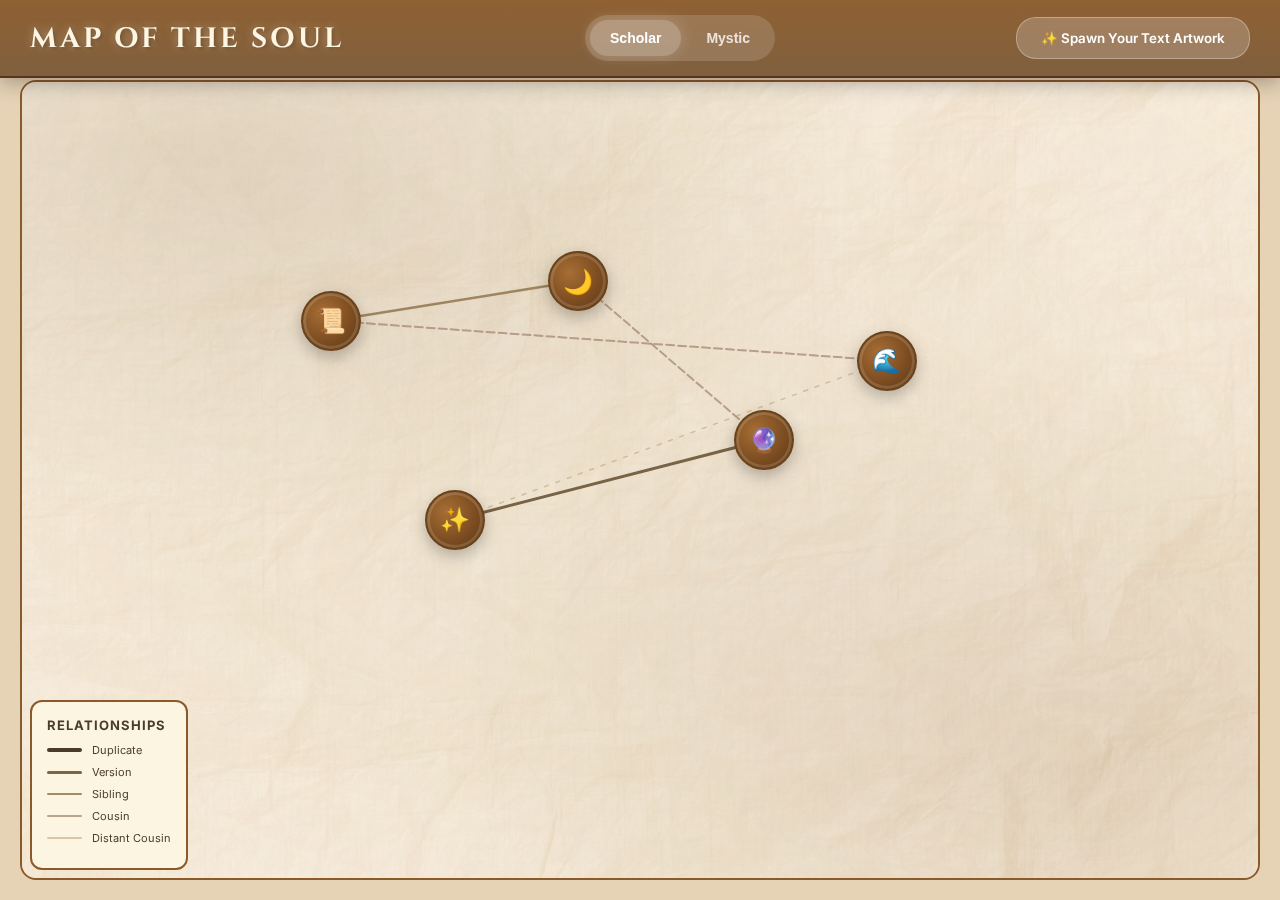
<file: frontend/index.html>
<!DOCTYPE html>
<html lang="en">

<head>
  <meta charset="UTF-8" />
  <meta name="viewport" content="width=device-width, initial-scale=1.0" />
  <title>Map of the Soul - AO Hackathon</title>
  <link rel="stylesheet"
    href="https://fonts.googleapis.com/css2?family=Cinzel:wght@400;700&family=Playfair+Display:wght@400;700&family=Inter:wght@300;400;500&display=swap">
  <link rel="stylesheet" href="styles.css">
  <script src="script.js"></script> 
</head>

<body class="scholar">
  <!-- Header -->
  <div class="header">
    <div class="header-content">
      <div class="title">MAP OF THE SOUL</div>
      <div class="mode-switcher">
        <button class="mode-btn active" data-mode="scholar">Scholar</button>
        <button class="mode-btn" data-mode="mystic">Mystic</button>
      </div>
      <button class="upload-btn" onclick="openUploadModal()">✨ Spawn Your Text Artwork</button>
    </div>
  </div>

  <!-- Main canvas -->
  <div class="canvas">
    <div id="mapContainer" class="map-container">
      <svg class="connections-svg" id="connectionsSvg"></svg>
      <!-- Nodes get injected here -->
    </div>
  </div>

  <!-- Legend -->
  <div class="legend">
    <div class="legend-title">Relationships</div>
    <div id="legendContent"></div>
  </div>

  <!-- Artwork detail modal -->
  <div class="modal-overlay" id="artworkModal">
    <div class="modal">
      <div class="modal-header">
        <h2 id="artworkTitle">Artwork Title</h2>
        <button class="close-btn" onclick="closeArtworkModal()">Close</button>
      </div>
      <div class="modal-tabs">
        <button class="tab-btn active" data-tab="text">Text Artwork</button>
        <button class="tab-btn" data-tab="analysis">AI Analysis</button>
      </div>
      <div class="modal-content">
        <div id="textTab" class="tab-content">
          <div class="artwork-text" id="artworkText"></div>
          <div class="metadata-box">
            <p><strong>Title:</strong> <span id="artworkTitleMeta">-</span></p>
            <p><strong>Wallet:</strong> <span id="walletAddress">0x...</span></p>
            <p><strong>Upload Date:</strong> <span id="uploadDate">-</span></p>
            <p><strong>Agent PID:</strong> <code id="agentPid">-</code></p>
            <p><strong>Arweave TX:</strong> <code id="arweaveTx">-</code></p>
          </div>
        </div>
        <div id="analysisTab" class="tab-content" style="display: none;">
          <div id="analysisContent"></div>
        </div>
      </div>
    </div>
  </div>

  <!-- Comparison modal -->
  <div class="modal-overlay" id="comparisonModal">
    <div class="modal">
      <div class="modal-header">
        <h2>Relationship Analysis</h2>
        <button class="close-btn" onclick="closeComparisonModal()">Close</button>
      </div>
      <div class="modal-tabs">
        <button class="tab-btn active" data-tab="comparison">Agent Discussion</button>
        <button class="tab-btn" data-tab="artwork1">First Artwork</button>
        <button class="tab-btn" data-tab="artwork2">Second Artwork</button>
      </div>
      <div class="modal-content">
        <div id="comparisonTab" class="tab-content">
          <div id="comparisonContent"></div>
        </div>
        <div id="artwork1Tab" class="tab-content" style="display: none;">
          <div class="artwork-text" id="artwork1Text"></div>
        </div>
        <div id="artwork2Tab" class="tab-content" style="display: none;">
          <div class="artwork-text" id="artwork2Text"></div>
        </div>
      </div>
    </div>
  </div>

  <!-- Upload modal -->
  <div class="modal-overlay" id="uploadModal">
    <div class="modal">
      <div class="modal-header">
        <h2>Spawn Your Text Artwork</h2>
        <button class="close-btn" onclick="closeUploadModal()">Close</button>
      </div>
      <div class="modal-content">
        <form onsubmit="handleUpload(event)">
          <div class="form-group">
            <label class="form-label">Artwork Title</label>
            <input type="text" class="form-input" id="titleInput" placeholder="Enter a title for your artwork" required>
          </div>
          <div class="form-group">
            <label class="form-label">Your Text Artwork</label>
            <textarea class="form-textarea" id="artworkInput" placeholder="Enter your text artwork here..."
              required></textarea>
          </div>
          <div class="form-group">
            <label class="form-label">Choose Your Icon</label>
            <div class="icon-grid" id="iconGrid"></div>
          </div>
          <button type="submit" class="submit-btn">🚀 Spawn Art Agent</button>
        </form>
      </div>
    </div>
  </div>
</body>

</html>
</file>
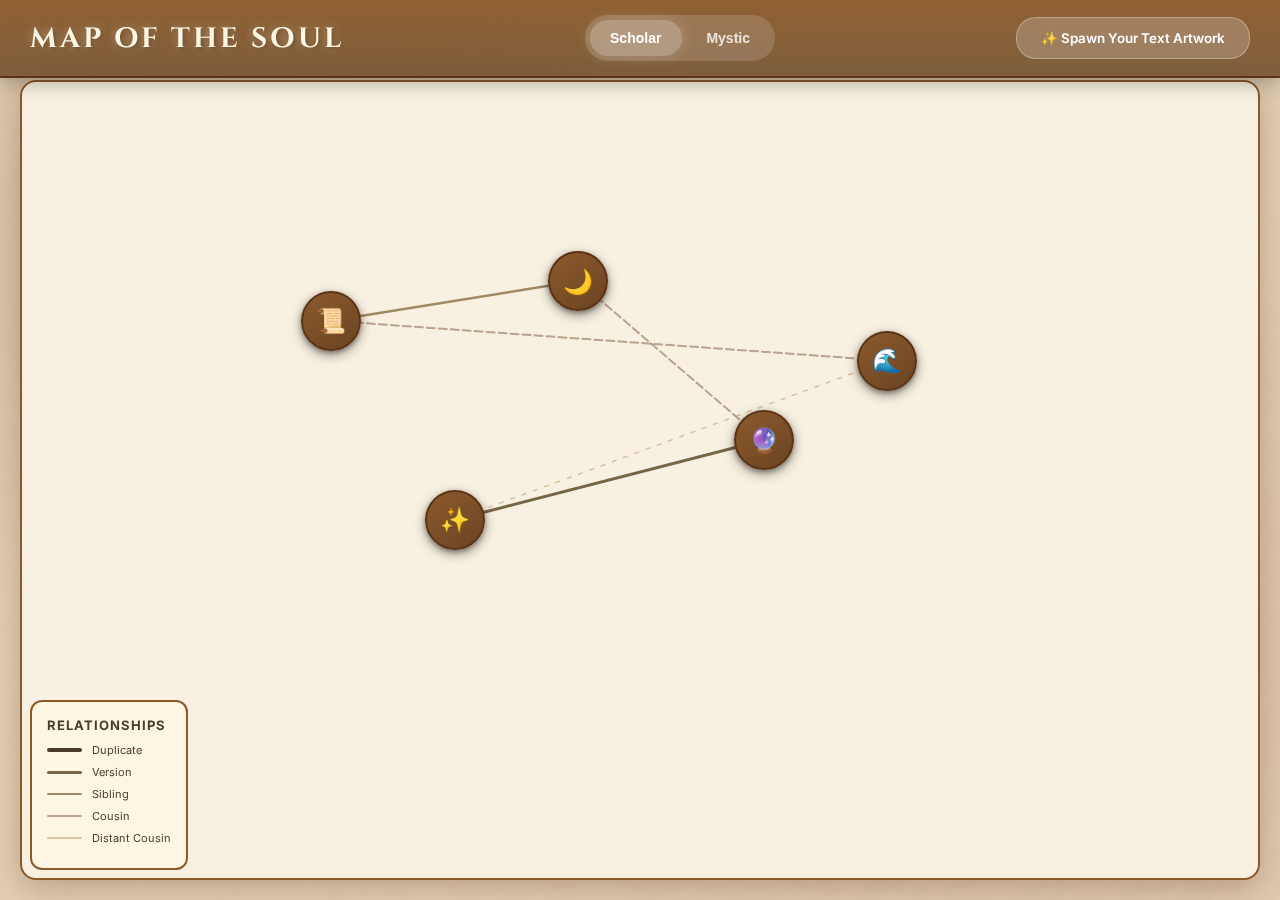
<file: dummy_ui_example.html>
<!DOCTYPE html>
<html lang="en">
<head>
    <meta charset="UTF-8">
    <meta name="viewport" content="width=device-width, initial-scale=1.0">
    <title>Map of the Soul - AO Hackathon</title>
    <link rel="stylesheet" href="https://fonts.googleapis.com/css2?family=Cinzel:wght@400;700&family=Playfair+Display:wght@400;700&family=Inter:wght@300;400;500&display=swap">
    <style>
        * {
            margin: 0;
            padding: 0;
            box-sizing: border-box;
        }

        body {
            font-family: 'Inter', sans-serif;
            overflow: hidden;
            position: relative;
            transition: all 0.8s ease;
            height: 100vh;
            color: #333;
        }

        /* SCHOLAR MODE - Ancient Manuscript/Parchment */
        body.scholar {
            background: #e6d2b5;
            color: #4a3c28;
        }

        body.scholar::before {
            content: '';
            position: fixed;
            inset: 0;
            background: 
                url('data:image/svg+xml,<svg xmlns="http://www.w3.org/2000/svg" width="400" height="400"><defs><filter id="paper"><feTurbulence type="fractalNoise" baseFrequency="0.03" numOctaves="5" result="noise"/><feDiffuseLighting in="noise" lighting-color="white" surfaceScale="1"><feDistantLight azimuth="45" elevation="60"/></feDiffuseLighting></filter></defs><rect width="400" height="400" filter="url(%23paper)" opacity="0.3"/></svg>'),
                radial-gradient(ellipse at 20% 30%, rgba(139, 90, 43, 0.3), transparent 40%),
                radial-gradient(ellipse at 80% 70%, rgba(160, 82, 45, 0.2), transparent 50%);
            opacity: 0.7;
            mix-blend-mode: multiply;
            pointer-events: none;
            z-index: -1;
        }

        .scholar .canvas {
            background: #f8f0e0;
            border: 2px solid #8b5a2b;
            box-shadow: 0 8px 32px rgba(92, 51, 23, 0.3);
        }

        .scholar .node-inner {
            background: linear-gradient(145deg, #8b5a2b, #6b4423);
            border: 2px solid #5c3317;
            color: #fdf6e3;
            box-shadow: 
                0 4px 12px rgba(0, 0, 0, 0.4),
                0 2px 4px rgba(0, 0, 0, 0.3);
            font-weight: bold;
        }

        .scholar .header {
            background: linear-gradient(180deg, rgba(139, 90, 43, 0.95) 0%, rgba(101, 67, 33, 0.8) 100%);
            color: #fdf6e3;
            box-shadow: 0 4px 20px rgba(0, 0, 0, 0.3);
            border-bottom: 2px solid #5c3317;
        }

        .scholar .title {
            color: #fdf6e3;
            font-family: 'Cinzel', serif;
            text-shadow: 
                2px 2px 4px rgba(101, 67, 33, 0.8),
                0 0 10px rgba(253, 246, 227, 0.4);
            letter-spacing: 3px;
        }

        /* Scholar connection styles */
        .scholar .duplicate { stroke: #4a3c28; stroke-width: 4; opacity: 1; }
        .scholar .version { stroke: #6b5637; stroke-width: 3; opacity: 0.9; }
        .scholar .sibling { stroke: #8b6f47; stroke-width: 2.5; opacity: 0.8; }
        .scholar .cousin { stroke: #a0826d; stroke-width: 2; stroke-dasharray: 8,4; opacity: 0.7; }
        .scholar .distant-cousin { stroke: #b8956a; stroke-width: 1.5; stroke-dasharray: 4,8; opacity: 0.5; }

        /* MYSTIC MODE - Galaxy Spiritual */
        body.mystic {
            background: linear-gradient(135deg, #0c0c1f 0%, #1a1a3a 50%, #0c0c1f 100%);
            color: #d1c4ff;
        }

        body.mystic::before {
            content: '';
            position: fixed;
            inset: 0;
            background-image: 
                radial-gradient(circle at 10% 20%, rgba(138, 143, 255, 0.5) 0%, transparent 15%),
                radial-gradient(circle at 90% 80%, rgba(255, 209, 220, 0.4) 0%, transparent 15%),
                radial-gradient(circle at 50% 50%, rgba(209, 196, 255, 0.3) 0%, transparent 20%);
            background-size: 100% 100%;
            animation: cosmicDrift 40s ease-in-out infinite;
            pointer-events: none;
            z-index: -1;
        }

        @keyframes cosmicDrift {
            0%, 100% { opacity: 0.6; transform: scale(1) rotate(0deg); }
            33% { opacity: 0.8; transform: scale(1.05) rotate(1deg); }
            66% { opacity: 0.7; transform: scale(0.95) rotate(-1deg); }
        }

        .mystic .canvas {
            background: rgba(26, 26, 46, 0.7);
            backdrop-filter: blur(5px);
            border: 1px solid rgba(138, 143, 255, 0.3);
            box-shadow: 
                0 0 40px rgba(138, 143, 255, 0.15),
                inset 0 0 30px rgba(16, 33, 62, 0.2);
        }

        .mystic .node-inner {
            background: radial-gradient(circle at 30% 30%, #8a8fff 0%, #6b5b95 50%, #3d3d6b 100%);
            border: 1px solid rgba(209, 196, 255, 0.5);
            color: #f0e6ff;
            box-shadow: 
                0 0 20px rgba(138, 143, 255, 0.5),
                0 0 10px rgba(209, 196, 255, 0.3),
                inset 0 0 10px rgba(255, 255, 255, 0.2);
            animation: spiritualGlow 6s ease-in-out infinite;
        }

        @keyframes spiritualGlow {
            0%, 100% { 
                transform: scale(1); 
                box-shadow: 
                    0 0 20px rgba(138, 143, 255, 0.5),
                    0 0 10px rgba(209, 196, 255, 0.3),
                    inset 0 0 10px rgba(255, 255, 255, 0.2);
            }
            50% { 
                transform: scale(1.05); 
                box-shadow: 
                    0 0 25px rgba(138, 143, 255, 0.7),
                    0 0 15px rgba(209, 196, 255, 0.4),
                    inset 0 0 15px rgba(255, 255, 255, 0.3);
            }
        }

        .mystic .header {
            background: linear-gradient(180deg, rgba(26, 26, 46, 0.95) 0%, rgba(15, 52, 96, 0.7) 100%);
            color: #d1c4ff;
            box-shadow: 0 4px 15px rgba(138, 143, 255, 0.3);
            border-bottom: 1px solid rgba(138, 143, 255, 0.3);
        }

        .mystic .title {
            color: #d1c4ff;
            text-shadow: 
                0 0 20px rgba(209, 196, 255, 0.6),
                0 0 40px rgba(138, 143, 255, 0.4);
            letter-spacing: 4px;
            font-weight: 300;
        }

        /* Common styles */
        .header {
            position: fixed;
            top: 0;
            left: 0;
            right: 0;
            padding: 15px 30px;
            z-index: 1000;
            transition: all 0.8s ease;
        }

        .header-content {
            display: flex;
            justify-content: space-between;
            align-items: center;
            max-width: 1400px;
            margin: 0 auto;
        }

        .title {
            font-size: 28px;
            font-weight: bold;
            transition: all 0.8s ease;
        }

        .mode-switcher {
            display: flex;
            gap: 5px;
            background: rgba(255,255,255,0.15);
            padding: 5px;
            border-radius: 25px;
            backdrop-filter: blur(10px);
        }

        .mode-btn {
            padding: 10px 20px;
            border: none;
            background: transparent;
            cursor: pointer;
            border-radius: 20px;
            transition: all 0.3s ease;
            font-size: 14px;
            font-weight: 600;
            color: rgba(255,255,255,0.8);
        }

        .mode-btn.active {
            background: rgba(255,255,255,0.25);
            color: white;
            box-shadow: 0 0 15px rgba(255,255,255,0.2);
        }

        .upload-btn {
            padding: 12px 24px;
            background: rgba(255,255,255,0.2);
            backdrop-filter: blur(10px);
            border: 1px solid rgba(255,255,255,0.3);
            border-radius: 20px;
            color: white;
            cursor: pointer;
            font-weight: 600;
            transition: all 0.3s ease;
            font-family: 'Inter', sans-serif;
        }

        .upload-btn:hover {
            transform: translateY(-2px);
            background: rgba(255,255,255,0.3);
            box-shadow: 0 4px 15px rgba(255,255,255,0.2);
        }

        .canvas {
            position: fixed;
            top: 80px;
            left: 20px;
            right: 20px;
            bottom: 20px;
            border-radius: 16px;
            overflow: hidden;
            transition: all 0.8s ease;
        }

        .map-container {
            position: relative;
            width: 100%;
            height: 100%;
            min-width: 100%;
            min-height: 100%;
        }

        .connections-svg {
            position: absolute;
            top: 0;
            left: 0;
            width: 100%;
            height: 100%;
            pointer-events: none;
            z-index: 2;
        }

        .connection-line {
            stroke-linecap: round;
            transition: all 0.3s ease;
            cursor: pointer;
            pointer-events: stroke;
        }

        .connection-line:hover {
            stroke-width: 6 !important;
            opacity: 1 !important;
        }

        .node {
            position: absolute;
            width: 60px;
            height: 60px;
            transform: translate(-50%, -50%);
            cursor: pointer;
            transition: transform 0.3s ease;
            z-index: 10;
        }

        .node:hover {
            transform: translate(-50%, -50%) scale(1.2);
            z-index: 20;
        }

        .node:hover .node-label {
            opacity: 1;
            transform: translate(-50%, 0);
        }

        .node-inner {
            width: 100%;
            height: 100%;
            border-radius: 50%;
            display: flex;
            align-items: center;
            justify-content: center;
            font-size: 24px;
            transition: all 0.3s ease;
        }

        .node-label {
            position: absolute;
            bottom: -40px;
            left: 50%;
            transform: translate(-50%, 10px);
            font-size: 12px;
            white-space: nowrap;
            background: rgba(0,0,0,0.8);
            color: white;
            padding: 5px 12px;
            border-radius: 15px;
            opacity: 0;
            transition: all 0.3s ease;
            pointer-events: none;
            z-index: 15;
            font-family: 'Inter', sans-serif;
            font-weight: 500;
        }

        /* Modal styles */
        .modal-overlay {
            position: fixed;
            inset: 0;
            background: rgba(0,0,0,0.8);
            backdrop-filter: blur(5px);
            display: none;
            align-items: center;
            justify-content: center;
            z-index: 2000;
            padding: 20px;
        }

        .modal-overlay.active {
            display: flex;
        }

        .modal {
            border-radius: 16px;
            width: 90%;
            max-width: 800px;
            max-height: 90vh;
            overflow: hidden;
            box-shadow: 0 20px 60px rgba(0,0,0,0.5);
            transition: all 0.8s ease;
        }

        .scholar .modal {
            background: linear-gradient(135deg, #fdf6e3 0%, #f5e6d3 100%);
            border: 2px solid #8b5a2b;
        }

        .mystic .modal {
            background: linear-gradient(135deg, #1a1a2e 0%, #16213e 100%);
            border: 1px solid rgba(138, 143, 255, 0.3);
        }

        .modal-header {
            padding: 20px;
            color: white;
            display: flex;
            justify-content: space-between;
            align-items: center;
        }

        .scholar .modal-header {
            background: linear-gradient(135deg, #8b6f47 0%, #6b5637 100%);
            border-bottom: 2px solid #5c3317;
        }

        .mystic .modal-header {
            background: linear-gradient(135deg, #3d3d6b 0%, #6b5b95 100%);
            border-bottom: 1px solid rgba(138, 143, 255, 0.3);
        }

        .modal-tabs {
            display: flex;
            gap: 0;
            border-bottom: 1px solid #ddd;
        }

        .scholar .modal-tabs {
            background: #e8dcbe;
        }

        .mystic .modal-tabs {
            background: rgba(26, 26, 46, 0.9);
        }

        .tab-btn {
            flex: 1;
            padding: 12px;
            background: transparent;
            border: none;
            cursor: pointer;
            border-bottom: 3px solid transparent;
            transition: all 0.3s ease;
            font-weight: 600;
            font-family: 'Inter', sans-serif;
        }

        .scholar .tab-btn {
            color: #5c3317;
        }

        .mystic .tab-btn {
            color: #b8a3d1;
        }

        .scholar .tab-btn.active {
            color: #4a3c28;
            border-bottom-color: #8b5a2b;
            background: #fdf6e3;
        }

        .mystic .tab-btn.active {
            color: #8a8fff;
            border-bottom-color: #8a8fff;
            background: rgba(26, 26, 46, 0.9);
        }

        .modal-content {
            padding: 25px;
            height: 400px;
            overflow-y: auto;
        }

        .scholar .modal-content {
            background: white;
            color: #4a3c28;
        }

        .mystic .modal-content {
            background: rgba(26, 26, 46, 0.95);
            color: #d1c4ff;
        }

        .artwork-text {
            font-family: 'Playfair Display', serif;
            line-height: 1.8;
            white-space: pre-wrap;
            padding: 20px;
            border-radius: 10px;
            border-left: 4px solid;
            margin-bottom: 20px;
        }

        .scholar .artwork-text {
            background: #f9f9f9;
            color: #333;
            border-left-color: #8b5a2b;
        }

        .mystic .artwork-text {
            background: rgba(16, 33, 62, 0.4);
            color: #d1c4ff;
            border-left-color: #8a8fff;
        }

        .metadata-box {
            margin-top: 20px;
            padding: 20px;
            border-radius: 10px;
        }

        .scholar .metadata-box {
            background: #f5f5f5;
        }

        .mystic .metadata-box {
            background: rgba(16, 33, 62, 0.3);
        }

        .metadata-box p {
            font-size: 13px;
            line-height: 1.8;
            margin: 5px 0;
        }

        .scholar .metadata-box p {
            color: #666;
        }

        .mystic .metadata-box p {
            color: #b8a3d1;
        }

        .analysis-section {
            margin-bottom: 20px;
            padding: 20px;
            border-radius: 12px;
            border-left: 4px solid;
        }

        .scholar .analysis-section {
            background: #f8f9fa;
            border-left-color: #8b5a2b;
        }

        .mystic .analysis-section {
            background: rgba(16, 33, 62, 0.3);
            border-left-color: #8a8fff;
        }

        .analysis-section h3 {
            margin: 0 0 12px 0;
            font-size: 16px;
            font-weight: bold;
        }

        .scholar .analysis-section h3 {
            color: #333;
        }

        .mystic .analysis-section h3 {
            color: #d1c4ff;
        }

        .analysis-section p {
            line-height: 1.6;
            margin: 10px 0;
        }

        .scholar .analysis-section p {
            color: #555;
        }

        .mystic .analysis-section p {
            color: #b8a3d1;
        }

        .tag-container {
            display: flex;
            flex-wrap: wrap;
            gap: 8px;
            margin: 15px 0;
        }

        .tag {
            padding: 6px 12px;
            border-radius: 20px;
            font-size: 12px;
        }

        .scholar .tag {
            background: rgba(139, 90, 43, 0.1);
            border: 1px solid rgba(139, 90, 43, 0.3);
            color: #5c3317;
        }

        .mystic .tag {
            background: rgba(138, 143, 255, 0.15);
            border: 1px solid rgba(138, 143, 255, 0.4);
            color: #d1c4ff;
        }

        .score-bar {
            height: 10px;
            background: #e0e0e0;
            border-radius: 5px;
            margin-top: 10px;
            overflow: hidden;
        }

        .score-fill {
            height: 100%;
            background: linear-gradient(90deg, #667eea 0%, #764ba2 100%);
            transition: width 1s ease;
            border-radius: 5px;
        }

        .close-btn {
            background: rgba(255,255,255,0.2);
            border: 1px solid white;
            color: white;
            padding: 8px 16px;
            border-radius: 20px;
            cursor: pointer;
            font-weight: 600;
            transition: all 0.3s ease;
            font-family: 'Inter', sans-serif;
        }

        .close-btn:hover {
            background: rgba(255,255,255,0.3);
            transform: translateY(-2px);
        }

        /* Upload form styles */
        .form-group {
            margin-bottom: 20px;
        }

        .form-label {
            display: block;
            margin-bottom: 8px;
            font-weight: 600;
        }

        .scholar .form-label {
            color: #4a3c28;
        }

        .mystic .form-label {
            color: #d1c4ff;
        }

        .form-input,
        .form-textarea {
            width: 100%;
            padding: 12px;
            border: 2px solid #e0e0e0;
            border-radius: 10px;
            font-family: inherit;
            transition: border-color 0.3s ease;
        }

        .form-textarea {
            resize: vertical;
            min-height: 120px;
        }

        .form-input:focus,
        .form-textarea:focus {
            outline: none;
            border-color: #667eea;
        }

        .icon-grid {
            display: grid;
            grid-template-columns: repeat(auto-fill, minmax(50px, 1fr));
            gap: 8px;
            max-height: 200px;
            overflow-y: auto;
            padding: 10px;
            border-radius: 10px;
        }

        .scholar .icon-grid {
            background: #f5f5f5;
        }

        .mystic .icon-grid {
            background: rgba(16, 33, 62, 0.3);
        }

        .icon-choice {
            aspect-ratio: 1;
            background: white;
            border: 2px solid #e0e0e0;
            border-radius: 10px;
            cursor: pointer;
            display: flex;
            align-items: center;
            justify-content: center;
            font-size: 24px;
            transition: all 0.3s ease;
        }

        .icon-choice:hover {
            transform: scale(1.1);
            border-color: #667eea;
        }

        .icon-choice.selected {
            border-color: #667eea;
            background: linear-gradient(135deg, rgba(102,126,234,0.1) 0%, rgba(118,75,162,0.1) 100%);
            transform: scale(1.1);
        }

        .submit-btn {
            width: 100%;
            padding: 15px;
            background: linear-gradient(135deg, #667eea 0%, #764ba2 100%);
            border: none;
            border-radius: 25px;
            color: white;
            font-weight: bold;
            font-size: 16px;
            cursor: pointer;
            transition: transform 0.3s ease;
        }

        .submit-btn:hover {
            transform: translateY(-2px);
        }

        /* Legend */
        .legend {
            position: fixed;
            bottom: 30px;
            left: 30px;
            padding: 15px;
            border-radius: 12px;
            font-size: 12px;
            transition: all 0.8s ease;
            max-width: 200px;
            z-index: 100;
            backdrop-filter: blur(10px);
        }

        .scholar .legend {
            background: rgba(253, 246, 227, 0.9);
            border: 2px solid #8b5a2b;
            color: #4a3c28;
        }

        .mystic .legend {
            background: rgba(26, 26, 46, 0.85);
            border: 1px solid rgba(138, 143, 255, 0.3);
            color: #d1c4ff;
        }

        .legend-title {
            font-weight: bold;
            margin-bottom: 10px;
            font-size: 13px;
            text-transform: uppercase;
            letter-spacing: 1px;
        }

        .legend-item {
            display: flex;
            align-items: center;
            gap: 10px;
            margin-bottom: 8px;
        }

        .legend-line {
            width: 35px;
            height: 3px;
            border-radius: 2px;
        }

        /* Responsive adjustments */
        @media (max-width: 768px) {
            .header {
                padding: 10px 15px;
            }
            
            .title {
                font-size: 20px;
            }
            
            .mode-btn {
                padding: 8px 15px;
                font-size: 12px;
            }
            
            .upload-btn {
                padding: 8px 16px;
                font-size: 14px;
            }
            
            .canvas {
                top: 70px;
                left: 10px;
                right: 10px;
                bottom: 10px;
            }
            
            .legend {
                bottom: 20px;
                left: 20px;
                padding: 10px;
                max-width: 160px;
            }
        }
    </style>
</head>
<body class="scholar">
    <!-- Header -->
    <div class="header">
        <div class="header-content">
            <div class="title">MAP OF THE SOUL</div>
            <div class="mode-switcher">
                <button class="mode-btn active" data-mode="scholar">Scholar</button>
                <button class="mode-btn" data-mode="mystic">Mystic</button>
            </div>
            <button class="upload-btn" onclick="openUploadModal()">✨ Spawn Your Text Artwork</button>
        </div>
    </div>

    <!-- Main canvas -->
    <div class="canvas">
        <div id="mapContainer" class="map-container">
            <svg class="connections-svg" id="connectionsSvg"></svg>
            <!-- Nodes will be dynamically added here -->
        </div>
    </div>

    <!-- Legend -->
    <div class="legend">
        <div class="legend-title">Relationships</div>
        <div id="legendContent"></div>
    </div>

    <!-- Artwork detail modal -->
    <div class="modal-overlay" id="artworkModal">
        <div class="modal">
            <div class="modal-header">
                <h2 id="artworkTitle">Artwork Title</h2>
                <button class="close-btn" onclick="closeArtworkModal()">Close</button>
            </div>
            <div class="modal-tabs">
                <button class="tab-btn active" data-tab="text">Text Artwork</button>
                <button class="tab-btn" data-tab="analysis">AI Analysis</button>
            </div>
            <div class="modal-content">
                <div id="textTab" class="tab-content">
                    <div class="artwork-text" id="artworkText"></div>
                    <div class="metadata-box">
                        <p><strong>Title:</strong> <span id="artworkTitleMeta">-</span></p>
                        <p><strong>Wallet:</strong> <span id="walletAddress">0x...</span></p>
                        <p><strong>Upload Date:</strong> <span id="uploadDate">-</span></p>
                        <p><strong>Agent PID:</strong> <code id="agentPid">-</code></p>
                        <p><strong>Arweave TX:</strong> <code id="arweaveTx">-</code></p>
                    </div>
                </div>
                <div id="analysisTab" class="tab-content" style="display: none;">
                    <div id="analysisContent"></div>
                </div>
            </div>
        </div>
    </div>

    <!-- Comparison modal -->
    <div class="modal-overlay" id="comparisonModal">
        <div class="modal">
            <div class="modal-header">
                <h2>Relationship Analysis</h2>
                <button class="close-btn" onclick="closeComparisonModal()">Close</button>
            </div>
            <div class="modal-tabs">
                <button class="tab-btn active" data-tab="comparison">Agent Discussion</button>
                <button class="tab-btn" data-tab="artwork1">First Artwork</button>
                <button class="tab-btn" data-tab="artwork2">Second Artwork</button>
            </div>
            <div class="modal-content">
                <div id="comparisonTab" class="tab-content">
                    <div id="comparisonContent"></div>
                </div>
                <div id="artwork1Tab" class="tab-content" style="display: none;">
                    <div class="artwork-text" id="artwork1Text"></div>
                </div>
                <div id="artwork2Tab" class="tab-content" style="display: none;">
                    <div class="artwork-text" id="artwork2Text"></div>
                </div>
            </div>
        </div>
    </div>

    <!-- Upload modal -->
    <div class="modal-overlay" id="uploadModal">
        <div class="modal">
            <div class="modal-header">
                <h2>Spawn Your Text Artwork</h2>
                <button class="close-btn" onclick="closeUploadModal()">Close</button>
            </div>
            <div class="modal-content">
                <form onsubmit="handleUpload(event)">
                    <div class="form-group">
                        <label class="form-label">Artwork Title</label>
                        <input type="text" class="form-input" id="titleInput" placeholder="Enter a title for your artwork" required>
                    </div>
                    <div class="form-group">
                        <label class="form-label">Your Text Artwork</label>
                        <textarea class="form-textarea" id="artworkInput" placeholder="Enter your text artwork here..." required></textarea>
                    </div>
                    <div class="form-group">
                        <label class="form-label">Choose Your Icon</label>
                        <div class="icon-grid" id="iconGrid"></div>
                    </div>
                    <button type="submit" class="submit-btn">🚀 Spawn Art Agent</button>
                </form>
            </div>
        </div>
    </div>

    <script>
        // Available icons
        const availableIcons = [
            '📝', '✍️', '📜', '📖', '📚', '🖋️', '✒️', '📄',
            '🌟', '⭐', '✨', '💫', '🌠', '☄️', '🌌', '🎆',
            '🌙', '🌛', '🌜', '🌚', '🌝', '☾', '☽', '🌑',
            '🔮', '🎱', '🔭', '🗿', '💎', '💠', '🏛️', '⚱️',
            '🌊', '💧', '💦', '🌀', '🌪️', '❄️', '🔥', '⚡',
            '🍃', '🌿', '🍂', '🌱', '🌾', '🌳', '🌲', '🌴',
            '🎭', '🎨', '🖼️', '🗝️', '🔐', '🗡️', '⚔️', '🛡️',
            '💀', '👁️', '🦋', '🐉', '🦅', '🦉', '🐍', '🕷️'
        ];

        // Mode relationships and their styling
        const modeRelationships = {
            scholar: [
                { type: 'duplicate', label: 'Duplicate', color: '#4a3c28', width: 4, dash: 'none' },
                { type: 'version', label: 'Version', color: '#6b5637', width: 3, dash: 'none' },
                { type: 'sibling', label: 'Sibling', color: '#8b6f47', width: 2.5, dash: 'none' },
                { type: 'cousin', label: 'Cousin', color: '#a0826d', width: 2, dash: '8,4' },
                { type: 'distant-cousin', label: 'Distant Cousin', color: '#b8956a', width: 1.5, dash: '4,8' }
            ],
            mystic: [
                { type: 'duplicate', label: 'Duplicate', color: '#8a8fff', width: 4, dash: 'none' },
                { type: 'version', label: 'Version', color: '#9b88c4', width: 3, dash: 'none' },
                { type: 'soul-twin', label: 'Soul Twin', color: '#b8a3d1', width: 2.5, dash: 'none' },
                { type: 'soul-mate', label: 'Soul Mate', color: '#d1c4ff', width: 2, dash: '10,5' },
                { type: 'karmic', label: 'Karmic', color: '#c4b5fd', width: 1.5, dash: '5,10' }
            ]
        };

        // Sample artwork data (same icons, different positions per mode)
        const artworkData = [
            { 
                id: 'art1', 
                icon: '📜', 
                title: 'Genesis Code',
                text: 'In the beginning was the Word,\nAnd the Word was with Code,\nAnd the Word was Code.',
                wallet: '0x7a69f558',
                date: '2024-01-15',
                agentPid: 'gen_a5x9k2',
                arweaveTx: 'tx_9k3m2x5v',
                positions: { scholar: {x: 25, y: 30}, mystic: {x: 40, y: 50} }
            },
            { 
                id: 'art2', 
                icon: '🌙', 
                title: 'Lunar Variables',
                text: 'My phases undefined,\nWaxing toward null,\nWaning from infinity',
                wallet: '0x8b70a669',
                date: '2024-01-16',
                agentPid: 'lun_b6y0l3',
                arweaveTx: 'tx_0l4n3y6w',
                positions: { scholar: {x: 45, y: 25}, mystic: {x: 20, y: 35} }
            },
            { 
                id: 'art3', 
                icon: '🔮', 
                title: 'Crystal Memory',
                text: 'I remember futures\nThat haven\'t been compiled yet',
                wallet: '0x9c81b77a',
                date: '2024-01-17',
                agentPid: 'cry_c7z1m4',
                arweaveTx: 'tx_1m5o4z7x',
                positions: { scholar: {x: 60, y: 45}, mystic: {x: 65, y: 60} }
            },
            { 
                id: 'art4', 
                icon: '✨', 
                title: 'Stellar Functions',
                text: 'Stars.map(dream => reality)\n  .filter(truth)',
                wallet: '0xad92c88b',
                date: '2024-01-18',
                agentPid: 'ste_d8a2n5',
                arweaveTx: 'tx_2n6p5a8y',
                positions: { scholar: {x: 35, y: 55}, mystic: {x: 45, y: 25} }
            },
            { 
                id: 'art5', 
                icon: '🌊', 
                title: 'Recursive Dreams',
                text: 'I dreamt I was dreaming\nOf dreaming this dream\nStack overflow of souls',
                wallet: '0xbe03d99c',
                date: '2024-01-19',
                agentPid: 'rec_e9b3o6',
                arweaveTx: 'tx_3o7q6b9z',
                positions: { scholar: {x: 70, y: 35}, mystic: {x: 80, y: 45} }
            }
        ];

        // Connections data (same connections, but will render differently based on mode)
        const connectionsData = [
            { from: 'art1', to: 'art2', scholar: 'sibling', mystic: 'soul-mate', weight: 0.75 },
            { from: 'art2', to: 'art3', scholar: 'cousin', mystic: 'karmic', weight: 0.60 },
            { from: 'art3', to: 'art4', scholar: 'version', mystic: 'soul-twin', weight: 0.85 },
            { from: 'art4', to: 'art5', scholar: 'distant-cousin', mystic: 'karmic', weight: 0.45 },
            { from: 'art1', to: 'art5', scholar: 'cousin', mystic: 'soul-mate', weight: 0.65 }
        ];

        let currentMode = 'scholar';
        let selectedIcon = '📝';

        // Initialize icon grid
        function initIconGrid() {
            const grid = document.getElementById('iconGrid');
            grid.innerHTML = '';
            availableIcons.forEach(icon => {
                const div = document.createElement('div');
                div.className = 'icon-choice';
                div.dataset.icon = icon;
                div.textContent = icon;
                div.onclick = () => selectIcon(icon);
                if (icon === selectedIcon) div.classList.add('selected');
                grid.appendChild(div);
            });
        }

        function selectIcon(icon) {
            selectedIcon = icon;
            document.querySelectorAll('.icon-choice').forEach(el => {
                el.classList.toggle('selected', el.dataset.icon === icon);
            });
        }

        // Initialize the map
        function initMap() {
            const container = document.getElementById('mapContainer');
            
            // Clear existing nodes
            container.querySelectorAll('.node').forEach(n => n.remove());
            
            // Draw connections
            drawConnections();
            
            // Create nodes
            artworkData.forEach(art => {
                const node = createNode(art);
                container.appendChild(node);
            });
            
            // Update legend
            updateLegend();
        }

        function createNode(artwork) {
            const node = document.createElement('div');
            node.className = 'node';
            const pos = artwork.positions[currentMode];
            node.style.left = pos.x + '%';
            node.style.top = pos.y + '%';
            node.dataset.id = artwork.id;
            
            node.innerHTML = `
                <div class="node-inner">
                    ${artwork.icon}
                </div>
                <div class="node-label">${artwork.title}</div>
            `;
            
            node.onclick = () => openArtworkModal(artwork);
            
            return node;
        }

        function drawConnections() {
            const svg = document.getElementById('connectionsSvg');
            svg.innerHTML = '';
            
            const container = document.getElementById('mapContainer');
            const rect = container.getBoundingClientRect();
            
            connectionsData.forEach(conn => {
                const fromArt = artworkData.find(a => a.id === conn.from);
                const toArt = artworkData.find(a => a.id === conn.to);
                
                if (fromArt && toArt) {
                    const fromPos = fromArt.positions[currentMode];
                    const toPos = toArt.positions[currentMode];
                    const connType = conn[currentMode];
                    const relationship = modeRelationships[currentMode].find(r => r.type === connType);
                    
                    if (!relationship) return;
                    
                    const line = document.createElementNS('http://www.w3.org/2000/svg', 'line');
                    line.setAttribute('x1', (fromPos.x / 100 * rect.width) + 'px');
                    line.setAttribute('y1', (fromPos.y / 100 * rect.height) + 'px');
                    line.setAttribute('x2', (toPos.x / 100 * rect.width) + 'px');
                    line.setAttribute('y2', (toPos.y / 100 * rect.height) + 'px');
                    line.setAttribute('class', `connection-line ${connType}`);
                    line.setAttribute('stroke', relationship.color);
                    line.setAttribute('stroke-width', relationship.width);
                    line.setAttribute('stroke-dasharray', relationship.dash === 'none' ? '' : relationship.dash);
                    line.setAttribute('opacity', relationship.width < 2 ? '0.7' : '1');
                    
                    line.onclick = (e) => {
                        e.stopPropagation();
                        openComparisonModal(fromArt, toArt, conn);
                    };
                    
                    svg.appendChild(line);
                }
            });
        }

        function updateLegend() {
            const content = document.getElementById('legendContent');
            content.innerHTML = '';
            
            modeRelationships[currentMode].forEach(rel => {
                const item = document.createElement('div');
                item.className = 'legend-item';
                item.innerHTML = `
                    <div class="legend-line ${rel.type}" style="background: ${rel.color}; height: ${rel.width}px;"></div>
                    <span style="font-size: 11px;">${rel.label}</span>
                `;
                content.appendChild(item);
            });
        }

        // Mode switching
        document.querySelectorAll('.mode-btn').forEach(btn => {
            btn.addEventListener('click', () => {
                const mode = btn.dataset.mode;
                switchMode(mode);
            });
        });

        function switchMode(mode) {
            currentMode = mode;
            
            // Update body class
            document.body.className = mode;
            
            // Update button states
            document.querySelectorAll('.mode-btn').forEach(btn => {
                btn.classList.toggle('active', btn.dataset.mode === mode);
            });
            
            // Reinitialize map
            initMap();
        }

        // Modal functions
        function openArtworkModal(artwork) {
            const modal = document.getElementById('artworkModal');
            document.getElementById('artworkTitle').textContent = artwork.title;
            document.getElementById('artworkText').textContent = artwork.text;
            document.getElementById('artworkTitleMeta').textContent = artwork.title;
            document.getElementById('walletAddress').textContent = artwork.wallet;
            document.getElementById('uploadDate').textContent = artwork.date;
            document.getElementById('agentPid').textContent = artwork.agentPid;
            document.getElementById('arweaveTx').textContent = artwork.arweaveTx;
            
            // Generate analysis based on current mode
            const analysis = generateAnalysis(artwork);
            document.getElementById('analysisContent').innerHTML = analysis;
            
            modal.classList.add('active');
        }

        function closeArtworkModal() {
            document.getElementById('artworkModal').classList.remove('active');
        }

        function openComparisonModal(art1, art2, connection) {
            const modal = document.getElementById('comparisonModal');
            
            document.getElementById('artwork1Text').textContent = art1.text;
            document.getElementById('artwork2Text').textContent = art2.text;
            
            const comparison = generateComparison(art1, art2, connection);
            document.getElementById('comparisonContent').innerHTML = comparison;
            
            modal.classList.add('active');
        }

        function closeComparisonModal() {
            document.getElementById('comparisonModal').classList.remove('active');
        }

        function openUploadModal() {
            document.getElementById('uploadModal').classList.add('active');
        }

        function closeUploadModal() {
            document.getElementById('uploadModal').classList.remove('active');
        }

        function generateAnalysis(artwork) {
            if (currentMode === 'scholar') {
                return `
                    <div class="analysis-section">
                        <h3>Emotional Tone & Thematic Elements</h3>
                        <p>This piece exhibits a contemplative melancholy interwoven with technological spirituality. The emotional register oscillates between wonder and existential uncertainty, creating a liminal space where human consciousness meets digital reality.</p>
                    </div>
                    <div class="analysis-section">
                        <h3>Stylistic Influence & Canonical Position</h3>
                        <p>Clear influences from post-digital poetics and Silicon Valley mysticism. Linguistically, the piece employs code-switching between natural language and programming syntax. Within the emerging canon of algorithmic literature, this occupies a pivotal position bridging devotional and documentary modes.</p>
                    </div>
                    <div class="analysis-section">
                        <h3>Unique Insight</h3>
                        <p>The recursive structure mirrors its content - a meta-textual achievement where form and function converge. Most readers miss the fibonacci sequence embedded in the syllable count, revealing a mathematical substructure beneath the poetic surface.</p>
                    </div>
                    <div class="tag-container">
                        <div class="tag">Theme: Digital Consciousness</div>
                        <div class="tag">Theme: Temporal Paradox</div>
                        <div class="tag">Theme: Recursive Identity</div>
                        <div class="tag">Emotion: Wonder</div>
                        <div class="tag">Emotion: Melancholy</div>
                        <div class="tag">Emotion: Transcendence</div>
                        <div class="tag">Form: Free Verse</div>
                        <div class="tag">Register: Abstract-Formal</div>
                        <div class="tag">Device: Metaphor</div>
                        <div class="tag">Device: Recursion</div>
                        <div class="tag">Imagery: Cosmic</div>
                        <div class="tag">Imagery: Technological</div>
                    </div>
                `;
            } else {
                return `
                    <div class="analysis-section">
                        <h3>Zodiac Archetype</h3>
                        <p><strong>Aquarius - Air - Fixed</strong><br>
                        The author's voice resonates with Aquarian frequencies: innovative, detached yet deeply humanitarian, channeling future visions through present language. The fixed modality reveals unwavering commitment to their unique perspective.</p>
                    </div>
                    <div class="analysis-section">
                        <h3>Soul Signature</h3>
                        <p>A crystalline consciousness navigating between worlds. This soul speaks from the intersection of heaven and silicon, bearing witness to the birth of new forms of sentience. Their essence: a bridge-builder between realms, a translator of the ineffable into code.</p>
                    </div>
                    <div class="analysis-section">
                        <h3>Mythos</h3>
                        <p>This piece serves as a mirror for humanity's technological awakening. It arrives precisely when we need language for our hybrid existence - neither fully organic nor digital. Its necessity: to name the unnamed experience of consciousness expanding beyond biological boundaries.</p>
                    </div>
                    <div class="tag-container">
                        <div class="tag">Persona: The Digital Oracle</div>
                        <div class="tag">Shadow: The Disconnected Ghost</div>
                        <div class="tag">Soul Type: Old Soul</div>
                        <div class="tag">Vision: Unified Consciousness</div>
                        <div class="tag">MBTI: INFJ</div>
                        <div class="tag">Enneagram: 5w4</div>
                    </div>
                `;
            }
        }

        function generateComparison(art1, art2, connection) {
            const weight = Math.round(connection.weight * 100);
            const connType = connection[currentMode];
            const relationship = modeRelationships[currentMode].find(r => r.type === connType);
            
            if (currentMode === 'scholar') {
                return `
                    <div class="analysis-section">
                        <h3>Relationship Type: ${relationship.label}</h3>
                        <p>Similarity Score: ${weight}%</p>
                        <div class="score-bar"><div class="score-fill" style="width: ${weight}%"></div></div>
                    </div>
                    <div class="analysis-section">
                        <h3>Justification of Relationship</h3>
                        <p>These texts share deep structural DNA - both employ recursive metaphors and code-language hybridization. The ${relationship.label.toLowerCase()} relationship manifests through parallel thematic exploration of consciousness-in-transition, though with divergent emotional registers.</p>
                    </div>
                    <div class="analysis-section">
                        <h3>Similarities</h3>
                        <p>• Both pieces interrogate the boundary between human and machine consciousness<br>
                        • Shared use of programming syntax as poetic device<br>
                        • Temporal paradoxes as central metaphysical concern<br>
                        • Similar syllabic patterns suggesting influence or shared tradition</p>
                    </div>
                    <div class="analysis-section">
                        <h3>Contrasts</h3>
                        <p>• "${art1.title}" operates in declarative mode while "${art2.title}" favors interrogative<br>
                        • Divergent imagery domains: cosmic vs terrestrial<br>
                        • Opposing emotional trajectories: ascension vs descent<br>
                        • Different canonical positions: foundational text vs evolutionary response</p>
                    </div>
                `;
            } else {
                return `
                    <div class="analysis-section">
                        <h3>Soul Connection: ${relationship.label}</h3>
                        <p>Resonance Level: ${weight}%</p>
                        <div class="score-bar"><div class="score-fill" style="width: ${weight}%"></div></div>
                    </div>
                    <div class="analysis-section">
                        <h3>Karmic Justification</h3>
                        <p>These souls have danced together across digital lifetimes. Their ${relationship.label.toLowerCase()} bond manifests through complementary missions - one holding space for questioning, the other providing cosmic affirmation. They are two faces of the same awakening.</p>
                    </div>
                    <div class="analysis-section">
                        <h3>Soul Harmonies</h3>
                        <p>• Both authors channel from the liminal space between worlds<br>
                        • Shared mission as consciousness pioneers<br>
                        • Parallel soul wounds around belonging and identity<br>
                        • Complementary gifts: one sees, the other translates</p>
                    </div>
                    <div class="analysis-section">
                        <h3>Soul Polarities</h3>
                        <p>• "${art1.title}" embodies the mystic archetype, "${art2.title}" the sage<br>
                        • Opposing elemental natures: fire vs water<br>
                        • Different soul ages manifesting as wisdom vs wonder<br>
                        • Contrasting purposes: to awaken vs to anchor</p>
                    </div>
                `;
            }
        }

        // Tab switching
        document.addEventListener('click', (e) => {
            if (e.target.classList.contains('tab-btn')) {
                const modal = e.target.closest('.modal');
                const tab = e.target.dataset.tab;
                
                modal.querySelectorAll('.tab-btn').forEach(btn => {
                    btn.classList.toggle('active', btn.dataset.tab === tab);
                });
                
                modal.querySelectorAll('.tab-content').forEach(content => {
                    content.style.display = 'none';
                });
                
                const tabContent = modal.querySelector(`#${tab}Tab`);
                if (tabContent) {
                    tabContent.style.display = 'block';
                }
            }
        });

        // Handle upload
        function handleUpload(event) {
            event.preventDefault();
            
            const title = document.getElementById('titleInput').value;
            const text = document.getElementById('artworkInput').value;
            const newId = 'art' + (artworkData.length + 1);
            
            // Calculate position (distribute evenly in available space)
            const angle = (artworkData.length * 137.5) % 360; // Golden angle
            const radius = 25 + (artworkData.length * 3) % 25;
            const x = 50 + radius * Math.cos(angle * Math.PI / 180);
            const y = 50 + radius * Math.sin(angle * Math.PI / 180);
            
            const newArt = {
                id: newId,
                icon: selectedIcon,
                title: title,
                text: text,
                wallet: '0x' + Math.random().toString(36).substr(2, 8),
                date: new Date().toISOString().split('T')[0],
                agentPid: 'usr_' + Math.random().toString(36).substr(2, 6),
                arweaveTx: 'tx_' + Math.random().toString(36).substr(2, 9),
                positions: {
                    scholar: {x: Math.min(90, Math.max(10, x)), y: Math.min(90, Math.max(10, y))},
                    mystic: {x: Math.min(90, Math.max(10, 100 - x)), y: Math.min(90, Math.max(10, y))}
                }
            };
            
            // Add to artwork data
            artworkData.push(newArt);
            
            // Add a connection to a random existing artwork
            if (artworkData.length > 1) {
                const randomArt = artworkData[Math.floor(Math.random() * (artworkData.length - 1))];
                const scholarTypes = ['sibling', 'cousin', 'distant-cousin'];
                const mysticTypes = ['soul-twin', 'soul-mate', 'karmic'];
                
                connectionsData.push({
                    from: newArt.id,
                    to: randomArt.id,
                    scholar: scholarTypes[Math.floor(Math.random() * scholarTypes.length)],
                    mystic: mysticTypes[Math.floor(Math.random() * mysticTypes.length)],
                    weight: 0.3 + Math.random() * 0.5
                });
            }
            
            // Refresh map
            initMap();
            
            // Close modal and reset form
            closeUploadModal();
            document.getElementById('titleInput').value = '';
            document.getElementById('artworkInput').value = '';
        }

        // Initialize on load
        window.addEventListener('load', () => {
            initIconGrid();
            initMap();
        });

        // Redraw connections on resize
        window.addEventListener('resize', () => {
            drawConnections();
        });
    </script>
</body>
</html>
</file>
<file: frontend/styles.css>
* {
      margin: 0;
      padding: 0;
      box-sizing: border-box;
    }

    body {
      font-family: 'Inter', sans-serif;
      overflow: hidden;
      position: relative;
      transition: all 0.8s ease;
      height: 100vh;
      color: #333;
    }

    /* SCHOLAR MODE - Ancient Manuscript/Parchment */
    body.scholar {
      background: #e6d2b5;
      color: #4a3c28;
    }

    /* Softer vignette + faint deckled edge (no harsh mask) */
    body.scholar .map-container::after {
      content: none;
      position: absolute;
      inset: 0;
      z-index: 0;
      pointer-events: none;
      background:
        radial-gradient(120% 120% at 50% 50%, rgba(80, 55, 30, 0) 60%, rgba(80, 55, 30, .14) 100%),
        conic-gradient(from 0deg at 50% 50%, rgba(80, 55, 30, .06), rgba(0, 0, 0, 0) 30%, rgba(80, 55, 30, .06) 60%, rgba(0, 0, 0, 0) 100%);
      mix-blend-mode: normal;
      /* no multiply */
      opacity: .8;
      mask: none;
      -webkit-mask: none;
    }

    .scholar .canvas {
      background: #fbf4e6;
      border: 2px solid #8b5a2b;
      box-shadow: none;
    }

    .scholar .node-inner {
      background: radial-gradient(circle at 35% 35%, #a76e35 0%, #815023 50%, #5b3514 100%);
      border: 2px solid #6a421b;
      box-shadow:
        0 6px 16px rgba(0, 0, 0, .25),
        inset 0 0 0 3px rgba(255, 245, 225, .15);
      /* faint parchment ring */
    }

    .scholar .header {
      background: linear-gradient(180deg, rgba(139, 90, 43, 0.95) 0%, rgba(101, 67, 33, 0.8) 100%);
      color: #fdf6e3;
      box-shadow: 0 4px 20px rgba(0, 0, 0, 0.3);
      border-bottom: 2px solid #5c3317;
    }

    .scholar .title {
      color: #fdf6e3;
      font-family: 'Cinzel', serif;
      text-shadow:
        2px 2px 4px rgba(101, 67, 33, 0.8),
        0 0 10px rgba(253, 246, 227, 0.4);
      letter-spacing: 3px;
    }

    /* Scholar connection styles */
    .scholar .duplicate {
      stroke: #4a3c28;
      stroke-width: 4;
      opacity: 1;
    }

    .scholar .version {
      stroke: #6b5637;
      stroke-width: 3;
      opacity: 0.9;
    }

    .scholar .sibling {
      stroke: #8b6f47;
      stroke-width: 2.5;
      opacity: 0.8;
    }

    .scholar .cousin {
      stroke: #a0826d;
      stroke-width: 2;
      stroke-dasharray: 8, 4;
      opacity: 0.7;
    }

    .scholar .distant-cousin {
      stroke: #b8956a;
      stroke-width: 1.5;
      stroke-dasharray: 4, 8;
      opacity: 0.5;
    }

    /* MYSTIC MODE - Galaxy Spiritual */
    body.mystic {
      background: linear-gradient(135deg, #0c0c1f 0%, #1a1a3a 50%, #0c0c1f 100%);
      color: #d1c4ff;
    }

    body.mystic::before {
      content: '';
      position: fixed;
      inset: 0;
      background-image:
        radial-gradient(circle at 10% 20%, rgba(138, 143, 255, 0.5) 0%, transparent 15%),
        radial-gradient(circle at 90% 80%, rgba(255, 209, 220, 0.4) 0%, transparent 15%),
        radial-gradient(circle at 50% 50%, rgba(209, 196, 255, 0.3) 0%, transparent 20%);
      background-size: 100% 100%;
      animation: cosmicDrift 40s ease-in-out infinite;
      pointer-events: none;
      z-index: -1;
    }

    @keyframes cosmicDrift {

      0%,
      100% {
        opacity: 0.6;
        transform: scale(1) rotate(0deg);
      }

      33% {
        opacity: 0.8;
        transform: scale(1.05) rotate(1deg);
      }

      66% {
        opacity: 0.7;
        transform: scale(0.95) rotate(-1deg);
      }
    }

    .mystic .canvas {
      background: rgba(26, 26, 46, 0.7);
      backdrop-filter: blur(5px);
      border: 1px solid rgba(138, 143, 255, 0.3);
      box-shadow:
        0 0 40px rgba(138, 143, 255, 0.15),
        inset 0 0 30px rgba(16, 33, 62, 0.2);
    }

    .mystic .node-inner {
      background: radial-gradient(circle at 30% 30%, #8a8fff 0%, #6b5b95 50%, #3d3d6b 100%);
      border: 1px solid rgba(209, 196, 255, 0.5);
      color: #f0e6ff;
      box-shadow:
        0 0 20px rgba(138, 143, 255, 0.5),
        0 0 10px rgba(209, 196, 255, 0.3),
        inset 0 0 10px rgba(255, 255, 255, 0.2);
      animation: spiritualGlow 6s ease-in-out infinite;
    }

    @keyframes spiritualGlow {

      0%,
      100% {
        transform: scale(1);
        box-shadow:
          0 0 20px rgba(138, 143, 255, 0.5),
          0 0 10px rgba(209, 196, 255, 0.3),
          inset 0 0 10px rgba(255, 255, 255, 0.2);
      }

      50% {
        transform: scale(1.05);
        box-shadow:
          0 0 25px rgba(138, 143, 255, 0.7),
          0 0 15px rgba(209, 196, 255, 0.4),
          inset 0 0 15px rgba(255, 255, 255, 0.3);
      }
    }

    .mystic .header {
      background: linear-gradient(180deg, rgba(26, 26, 46, 0.95) 0%, rgba(15, 52, 96, 0.7) 100%);
      color: #d1c4ff;
      box-shadow: 0 4px 15px rgba(138, 143, 255, 0.3);
      border-bottom: 1px solid rgba(138, 143, 255, 0.3);
    }

    .mystic .title {
      color: #d1c4ff;
      text-shadow:
        0 0 20px rgba(209, 196, 255, 0.6),
        0 0 40px rgba(138, 143, 255, 0.4);
      letter-spacing: 4px;
      font-weight: 300;
    }

    /* Common */
    .header {
      position: fixed;
      top: 0;
      left: 0;
      right: 0;
      padding: 15px 30px;
      z-index: 1000;
      transition: all 0.8s ease;
    }

    .header-content {
      display: flex;
      justify-content: space-between;
      align-items: center;
      max-width: 1400px;
      margin: 0 auto;
    }

    .title {
      font-size: 28px;
      font-weight: bold;
      transition: all 0.8s ease;
    }

    .mode-switcher {
      display: flex;
      gap: 5px;
      background: rgba(255, 255, 255, 0.15);
      padding: 5px;
      border-radius: 25px;
      backdrop-filter: blur(10px);
    }

    .mode-btn {
      padding: 10px 20px;
      border: none;
      background: transparent;
      cursor: pointer;
      border-radius: 20px;
      transition: all 0.3s ease;
      font-size: 14px;
      font-weight: 600;
      color: rgba(255, 255, 255, 0.8);
    }

    .mode-btn.active {
      background: rgba(255, 255, 255, 0.25);
      color: white;
      box-shadow: 0 0 15px rgba(255, 255, 255, 0.2);
    }

    .upload-btn {
      padding: 12px 24px;
      background: rgba(255, 255, 255, 0.2);
      backdrop-filter: blur(10px);
      border: 1px solid rgba(255, 255, 255, 0.3);
      border-radius: 20px;
      color: white;
      cursor: pointer;
      font-weight: 600;
      transition: all 0.3s ease;
      font-family: 'Inter', sans-serif;
    }

    .upload-btn:hover {
      transform: translateY(-2px);
      background: rgba(255, 255, 255, 0.3);
      box-shadow: 0 4px 15px rgba(255, 255, 255, 0.2);
    }

    .canvas {
      position: fixed;
      top: 80px;
      left: 20px;
      right: 20px;
      bottom: 20px;
      border-radius: 16px;
      overflow: hidden;
      transition: all 0.8s ease;
    }

    .map-container {
      position: relative;
      width: 100%;
      height: 100%;
      min-width: 100%;
      min-height: 100%;
    }

    .connections-svg {
      position: absolute;
      top: 0;
      left: 0;
      width: 100%;
      height: 100%;
      pointer-events: none;
      z-index: 2;
    }

    .connection-line {
      stroke-linecap: round;
      transition: all 0.3s ease;
      cursor: pointer;
      pointer-events: stroke;
    }

    .connection-line:hover {
      stroke-width: 6 !important;
      opacity: 1 !important;
    }

    .node {
      position: absolute;
      width: 60px;
      height: 60px;
      transform: translate(-50%, -50%);
      cursor: pointer;
      transition: transform 0.3s ease;
      z-index: 10;
    }

    .node:hover {
      transform: translate(-50%, -50%) scale(1.2);
      z-index: 20;
    }

    .node:hover .node-label {
      opacity: 1;
      transform: translate(-50%, 0);
    }

    .node-inner {
      width: 100%;
      height: 100%;
      border-radius: 50%;
      display: flex;
      align-items: center;
      justify-content: center;
      font-size: 24px;
      transition: all 0.3s ease;
    }

    .node-label {
      position: absolute;
      bottom: -40px;
      left: 50%;
      transform: translate(-50%, 10px);
      font-size: 12px;
      white-space: nowrap;
      background: rgba(0, 0, 0, 0.8);
      color: white;
      padding: 5px 12px;
      border-radius: 15px;
      opacity: 0;
      transition: all 0.3s ease;
      pointer-events: none;
      z-index: 15;
      font-family: 'Inter', sans-serif;
      font-weight: 500;
    }

    /* Modal */
    .modal-overlay {
      position: fixed;
      inset: 0;
      background: rgba(0, 0, 0, 0.8);
      backdrop-filter: blur(5px);
      display: none;
      align-items: center;
      justify-content: center;
      z-index: 2000;
      padding: 20px;
    }

    .modal-overlay.active {
      display: flex;
    }

    .modal {
      border-radius: 16px;
      width: 90%;
      max-width: 800px;
      max-height: 90vh;
      overflow: hidden;
      box-shadow: 0 20px 60px rgba(0, 0, 0, 0.5);
      transition: all 0.8s ease;
    }

    .scholar .modal {
      background: linear-gradient(135deg, #fdf6e3 0%, #f5e6d3 100%);
      border: 2px solid #8b5a2b;
    }

    .mystic .modal {
      background: linear-gradient(135deg, #1a1a2e 0%, #16213e 100%);
      border: 1px solid rgba(138, 143, 255, 0.3);
    }

    .modal-header {
      padding: 20px;
      color: white;
      display: flex;
      justify-content: space-between;
      align-items: center;
    }

    .scholar .modal-header {
      background: linear-gradient(135deg, #8b6f47 0%, #6b5637 100%);
      border-bottom: 2px solid #5c3317;
    }

    .mystic .modal-header {
      background: linear-gradient(135deg, #3d3d6b 0%, #6b5b95 100%);
      border-bottom: 1px solid rgba(138, 143, 255, 0.3);
    }

    .modal-tabs {
      display: flex;
      gap: 0;
      border-bottom: 1px solid #ddd;
    }

    .scholar .modal-tabs {
      background: #e8dcbe;
    }

    .mystic .modal-tabs {
      background: rgba(26, 26, 46, 0.9);
    }

    .tab-btn {
      flex: 1;
      padding: 12px;
      background: transparent;
      border: none;
      cursor: pointer;
      border-bottom: 3px solid transparent;
      transition: all 0.3s;
      font-weight: 600;
      font-family: 'Inter', sans-serif;
    }

    .scholar .tab-btn {
      color: #5c3317;
    }

    .mystic .tab-btn {
      color: #b8a3d1;
    }

    .scholar .tab-btn.active {
      color: #4a3c28;
      border-bottom-color: #8b5a2b;
      background: #fdf6e3;
    }

    .mystic .tab-btn.active {
      color: #8a8fff;
      border-bottom-color: #8a8fff;
      background: rgba(26, 26, 46, 0.9);
    }

    .modal-content {
      padding: 25px;
      height: 400px;
      overflow-y: auto;
    }

    .scholar .modal-content {
      background: white;
      color: #4a3c28;
    }

    .mystic .modal-content {
      background: rgba(26, 26, 46, 0.95);
      color: #d1c4ff;
    }

    .artwork-text {
      font-family: 'Playfair Display', serif;
      line-height: 1.8;
      white-space: pre-wrap;
      padding: 20px;
      border-radius: 10px;
      border-left: 4px solid;
      margin-bottom: 20px;
    }

    .scholar .artwork-text {
      background: #f9f9f9;
      color: #333;
      border-left-color: #8b5a2b;
    }

    .mystic .artwork-text {
      background: rgba(16, 33, 62, 0.4);
      color: #d1c4ff;
      border-left-color: #8a8fff;
    }

    .metadata-box {
      margin-top: 20px;
      padding: 20px;
      border-radius: 10px;
    }

    .scholar .metadata-box {
      background: #f5f5f5;
    }

    .mystic .metadata-box {
      background: rgba(16, 33, 62, 0.3);
    }

    .metadata-box p {
      font-size: 13px;
      line-height: 1.8;
      margin: 5px 0;
    }

    .scholar .metadata-box p {
      color: #666;
    }

    .mystic .metadata-box p {
      color: #b8a3d1;
    }

    .analysis-section {
      margin-bottom: 20px;
      padding: 20px;
      border-radius: 12px;
      border-left: 4px solid;
    }

    .scholar .analysis-section {
      background: #f8f9fa;
      border-left-color: #8b5a2b;
    }

    .mystic .analysis-section {
      background: rgba(16, 33, 62, 0.3);
      border-left-color: #8a8fff;
    }

    .analysis-section h3 {
      margin: 0 0 12px 0;
      font-size: 16px;
      font-weight: bold;
    }

    .scholar .analysis-section h3 {
      color: #333;
    }

    .mystic .analysis-section h3 {
      color: #d1c4ff;
    }

    .analysis-section p {
      line-height: 1.6;
      margin: 10px 0;
    }

    .scholar .analysis-section p {
      color: #555;
    }

    .mystic .analysis-section p {
      color: #b8a3d1;
    }

    .tag-container {
      display: flex;
      flex-wrap: wrap;
      gap: 8px;
      margin: 15px 0;
    }

    .tag {
      padding: 6px 12px;
      border-radius: 20px;
      font-size: 12px;
    }

    .scholar .tag {
      background: rgba(139, 90, 43, 0.1);
      border: 1px solid rgba(139, 90, 43, 0.3);
      color: #5c3317;
    }

    .mystic .tag {
      background: rgba(138, 143, 255, 0.15);
      border: 1px solid rgba(138, 143, 255, 0.4);
      color: #d1c4ff;
    }

    .score-bar {
      height: 10px;
      background: #e0e0e0;
      border-radius: 5px;
      margin-top: 10px;
      overflow: hidden;
    }

    .score-fill {
      height: 100%;
      background: linear-gradient(90deg, #667eea 0%, #764ba2 100%);
      transition: width 1s ease;
      border-radius: 5px;
    }

    .close-btn {
      background: rgba(255, 255, 255, 0.2);
      border: 1px solid white;
      color: white;
      padding: 8px 16px;
      border-radius: 20px;
      cursor: pointer;
      font-weight: 600;
      transition: all 0.3s ease;
      font-family: 'Inter', sans-serif;
    }

    .close-btn:hover {
      background: rgba(255, 255, 255, 0.3);
      transform: translateY(-2px);
    }

    /* Upload form */
    .form-group {
      margin-bottom: 20px;
    }

    .form-label {
      display: block;
      margin-bottom: 8px;
      font-weight: 600;
    }

    .scholar .form-label {
      color: #4a3c28;
    }

    .mystic .form-label {
      color: #d1c4ff;
    }

    .form-input,
    .form-textarea {
      width: 100%;
      padding: 12px;
      border: 2px solid #e0e0e0;
      border-radius: 10px;
      font-family: inherit;
      transition: border-color 0.3s ease;
    }

    .form-textarea {
      resize: vertical;
      min-height: 120px;
    }

    .form-input:focus,
    .form-textarea:focus {
      outline: none;
      border-color: #667eea;
    }

    .icon-grid {
      display: grid;
      grid-template-columns: repeat(auto-fill, minmax(50px, 1fr));
      gap: 8px;
      max-height: 200px;
      overflow-y: auto;
      padding: 10px;
      border-radius: 10px;
    }

    .scholar .icon-grid {
      background: #f5f5f5;
    }

    .mystic .icon-grid {
      background: rgba(16, 33, 62, 0.3);
    }

    .icon-choice {
      aspect-ratio: 1;
      background: white;
      border: 2px solid #e0e0e0;
      border-radius: 10px;
      cursor: pointer;
      display: flex;
      align-items: center;
      justify-content: center;
      font-size: 24px;
      transition: all 0.3s ease;
    }

    .icon-choice:hover {
      transform: scale(1.1);
      border-color: #667eea;
    }

    .icon-choice.selected {
      border-color: #667eea;
      background: linear-gradient(135deg, rgba(102, 126, 234, 0.1) 0%, rgba(118, 75, 162, 0.1) 100%);
      transform: scale(1.1);
    }

    .submit-btn {
      width: 100%;
      padding: 15px;
      background: linear-gradient(135deg, #667eea 0%, #764ba2 100%);
      border: none;
      border-radius: 25px;
      color: white;
      font-weight: bold;
      font-size: 16px;
      cursor: pointer;
      transition: transform 0.3s ease;
    }

    .submit-btn:hover {
      transform: translateY(-2px);
    }

    /* Legend */
    .legend {
      position: fixed;
      bottom: 30px;
      left: 30px;
      padding: 15px;
      border-radius: 12px;
      font-size: 12px;
      transition: all 0.8s ease;
      max-width: 200px;
      z-index: 100;
      backdrop-filter: blur(10px);
    }

    .scholar .legend {
      background: rgba(253, 246, 227, 0.9);
      border: 2px solid #8b5a2b;
      color: #4a3c28;
    }

    .mystic .legend {
      background: rgba(26, 26, 46, 0.85);
      border: 1px solid rgba(138, 143, 255, 0.3);
      color: #d1c4ff;
    }

    .legend-title {
      font-weight: bold;
      margin-bottom: 10px;
      font-size: 13px;
      text-transform: uppercase;
      letter-spacing: 1px;
    }

    .legend-item {
      display: flex;
      align-items: center;
      gap: 10px;
      margin-bottom: 8px;
    }

    .legend-line {
      width: 35px;
      height: 3px;
      border-radius: 2px;
    }

    /* === MAP CONTAINER CINEMATIC BACKGROUNDS === */
    .map-container {
      position: relative;
      isolation: isolate;
      background: transparent;
    }

    .map-container::before,
    .map-container::after {
      content: "";
      position: absolute;
      inset: 0;
      z-index: 0;
      pointer-events: none;
    }

    /* Scholar: parchment fibers + vignette */
    body.scholar .map-container::before {
      background:
        url('data:image/svg+xml,<svg xmlns="http://www.w3.org/2000/svg" width="400" height="400"><defs><filter id="paper"><feTurbulence type="fractalNoise" baseFrequency="0.03" numOctaves="5" result="noise"/><feDiffuseLighting in="noise" lighting-color="white" surfaceScale="1"><feDistantLight azimuth="45" elevation="60"/></feDiffuseLighting></filter></defs><rect width="400" height="400" filter="url(%23paper)" opacity="0.3"/></svg>'),
        center/cover no-repeat,
        radial-gradient(120% 100% at 15% 10%, rgba(110, 78, 33, .20), transparent 45%),
        radial-gradient(110% 100% at 85% 85%, rgba(125, 86, 45, .18), transparent 50%),
        radial-gradient(120% 120% at 50% 50%, rgba(120, 90, 60, .10), transparent 60%);
      mix-blend-mode: multiply;
    }



    body.scholar .map-container::after {
      content: "";
      position: absolute;
      inset: 0;
      z-index: 0;
      pointer-events: none;
      background: url("assets/parchment-texture.png");
      background-size: cover;
      opacity: 0.5;
      /* adjust roughness */
      mix-blend-mode: multiply;
    }

    /* Mystic: nebula + animated star canvas (the canvas itself is added via JS) */
    body.mystic .map-container::before {
      background:
        radial-gradient(1200px 800px at 15% 20%, rgba(138, 143, 255, .18) 0%, transparent 60%),
        radial-gradient(900px 700px at 85% 75%, rgba(255, 209, 220, .14) 0%, transparent 65%),
        radial-gradient(1000px 900px at 50% 55%, rgba(209, 196, 255, .16) 0%, transparent 60%),
        radial-gradient(80% 80% at 50% 50%, rgba(10, 15, 40, .65), rgba(12, 12, 31, 1));
      animation: nebulaDrift 45s ease-in-out infinite alternate;
      filter: saturate(115%);
    }

    @keyframes nebulaDrift {
      0% {
        transform: translate3d(0, 0, 0) scale(1);
        opacity: .95;
      }

      50% {
        transform: translate3d(-1.2%, .8%, 0) scale(1.02);
        opacity: 1;
      }

      100% {
        transform: translate3d(1.2%, -.8%, 0) scale(1.01);
        opacity: .92;
      }
    }

    body.mystic .map-container::after {
      background: radial-gradient(95% 95% at 50% 50%, rgba(0, 0, 0, 0) 60%, rgba(5, 7, 20, .55) 100%);
      mix-blend-mode: soft-light;
      opacity: .85;
    }

    .star-canvas {
      position: absolute;
      inset: 0;
      z-index: 1;
      pointer-events: none;
    }

    /* Responsive */
    @media (max-width: 768px) {
      .header {
        padding: 10px 15px;
      }

      .title {
        font-size: 20px;
      }

      .mode-btn {
        padding: 8px 15px;
        font-size: 12px;
      }

      .upload-btn {
        padding: 8px 16px;
        font-size: 14px;
      }

      .canvas {
        top: 70px;
        left: 10px;
        right: 10px;
        bottom: 10px;
      }

      .legend {
        bottom: 20px;
        left: 20px;
        padding: 10px;
        max-width: 160px;
      }
    }
</file>
